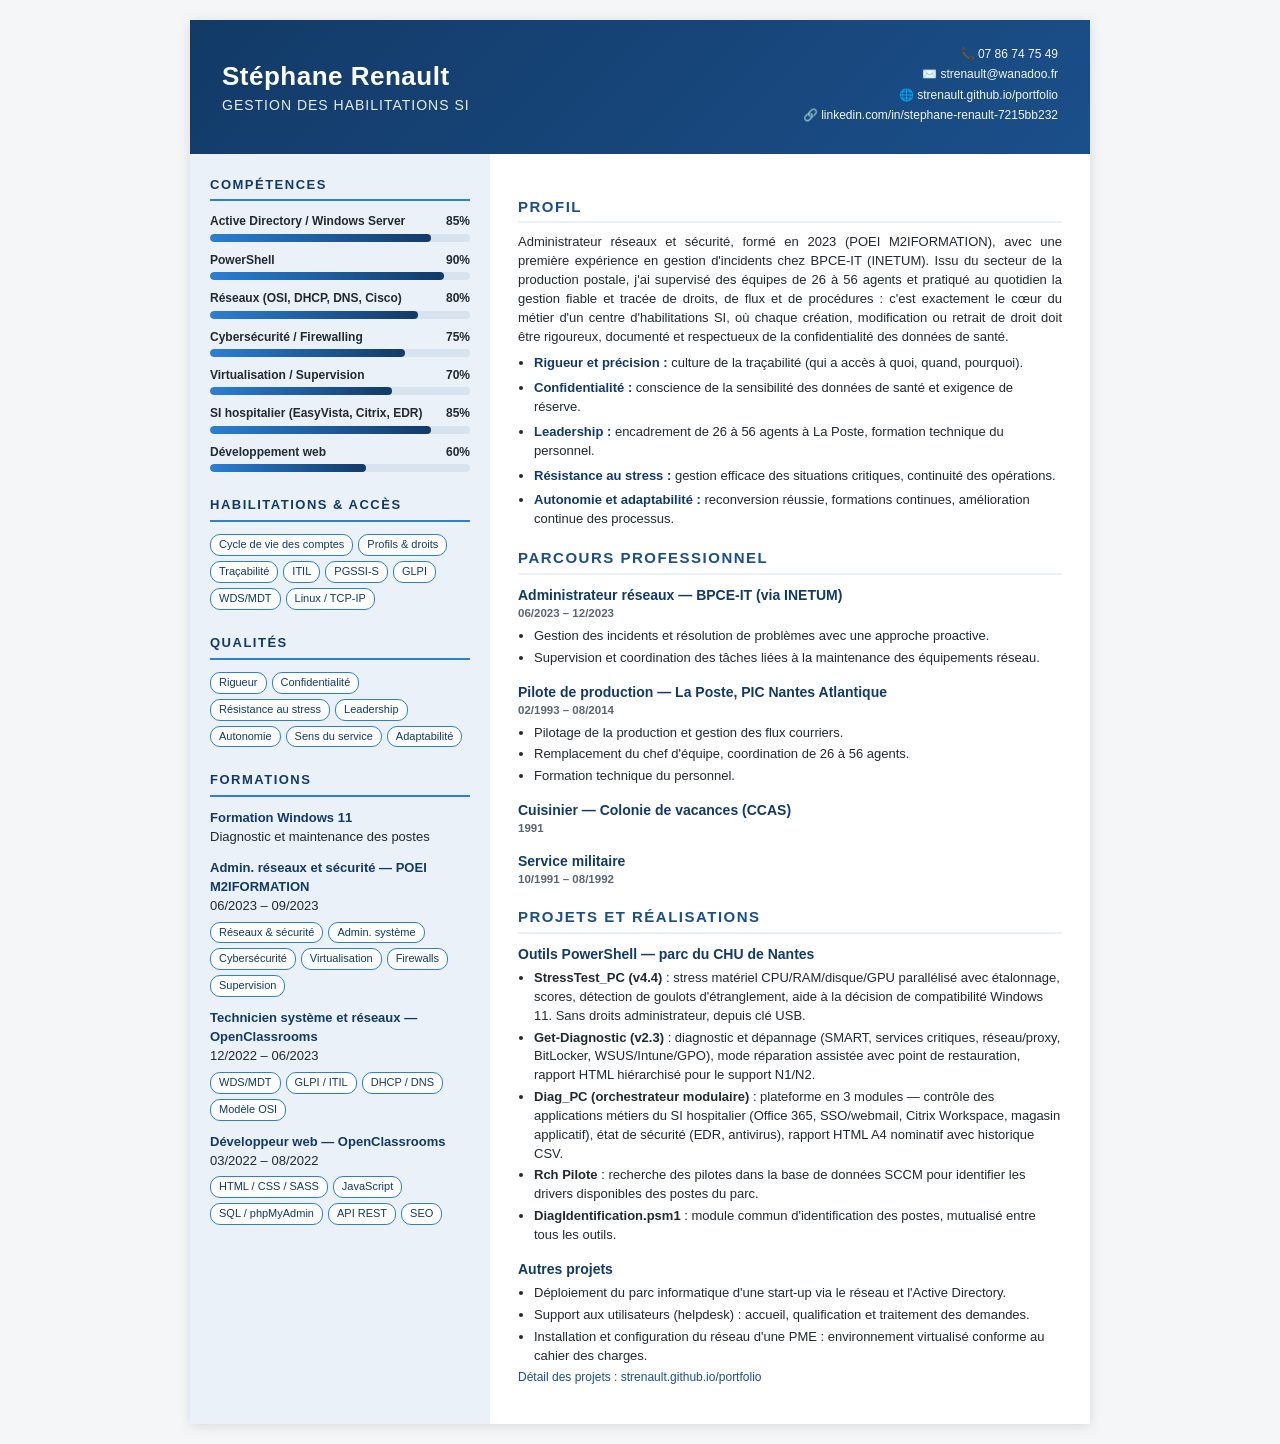
<file: cv.html>
<!doctype html>
<html lang="fr">
<head>
<meta charset="UTF-8" />
<meta name="viewport" content="width=device-width, initial-scale=1.0" />
<title>CV Stéphane Renault — Administrateur réseaux et sécurité</title>
<style>
  :root {
    --bleu: #1b4f8a;
    --bleu-fonce: #123a67;
    --bleu-clair: #eaf1f8;
    --accent: #2b7fd4;
    --texte: #22292f;
    --gris: #5b6672;
    --fond: #f4f6f8;
  }
  * { box-sizing: border-box; margin: 0; padding: 0; }
  body {
    font-family: "Segoe UI", Roboto, Arial, sans-serif;
    background: var(--fond);
    color: var(--texte);
    font-size: 13px;
    line-height: 1.45;
  }
  .page {
    max-width: 900px;
    margin: 20px auto;
    background: #fff;
    box-shadow: 0 2px 12px rgba(0,0,0,.12);
    display: grid;
    grid-template-columns: 300px 1fr;
  }
  /* ---------- entête ---------- */
  header {
    grid-column: 1 / -1;
    background: linear-gradient(135deg, var(--bleu-fonce), var(--bleu));
    color: #fff;
    padding: 26px 32px;
    display: flex;
    justify-content: space-between;
    align-items: center;
    flex-wrap: wrap;
    gap: 12px;
  }
  header h1 { font-size: 26px; letter-spacing: .5px; }
  header .titre { font-size: 14px; opacity: .9; font-weight: 300; letter-spacing: 1px; text-transform: uppercase; }
  .contact-top { text-align: right; font-size: 12px; opacity: .95; }
  .contact-top span { display: block; margin-bottom: 3px; }
  /* ---------- colonne gauche ---------- */
  aside {
    background: var(--bleu-clair);
    padding: 22px 20px;
  }
  aside h2 {
    color: var(--bleu-fonce);
    font-size: 13px;
    text-transform: uppercase;
    letter-spacing: 1.5px;
    border-bottom: 2px solid var(--accent);
    padding-bottom: 5px;
    margin-bottom: 12px;
  }
  .bloc { margin-bottom: 24px; }
  /* barres de compétences */
  .comp { margin-bottom: 10px; }
  .comp .label { display: flex; justify-content: space-between; font-size: 12px; font-weight: 600; margin-bottom: 3px; }
  .barre { height: 8px; background: #d7e3ef; border-radius: 4px; overflow: hidden; }
  .niveau { height: 100%; background: linear-gradient(90deg, var(--accent), var(--bleu-fonce)); border-radius: 4px; }
  .tags { display: flex; flex-wrap: wrap; gap: 5px; margin-top: 6px; }
  .tag { background: #fff; border: 1px solid var(--accent); color: var(--bleu-fonce); border-radius: 10px; padding: 2px 8px; font-size: 11px; }
  /* ---------- colonne droite ---------- */
  main { padding: 24px 28px; }
  main h2 {
    color: var(--bleu);
    font-size: 15px;
    text-transform: uppercase;
    letter-spacing: 1.5px;
    border-bottom: 2px solid var(--bleu-clair);
    padding-bottom: 4px;
    margin: 18px 0 10px;
  }
  .profil p { margin-bottom: 8px; text-align: justify; }
  .atouts li { margin: 0 0 6px 16px; }
  .atouts b { color: var(--bleu-fonce); }
  .poste { margin-bottom: 14px; }
  .poste h3 { font-size: 14px; color: var(--bleu-fonce); }
  .poste .dates { font-size: 11.5px; color: var(--gris); font-weight: 600; }
  .poste ul { margin: 5px 0 0 16px; }
  .poste li { margin-bottom: 3px; }
  .formation { margin-bottom: 12px; }
  .formation h3 { font-size: 13px; color: var(--bleu-fonce); }
  .portfolio { font-size: 12px; color: var(--bleu); }
  /* ---------- impression ---------- */
  @media print {
    body { background: #fff; font-size: 11.5px; }
    .page { margin: 0; box-shadow: none; max-width: none; width: 100%; }
    @page { size: A4; margin: 8mm; }
  }
</style>
</head>
<body>
<div class="page">

  <header>
    <div>
      <h1>Stéphane Renault</h1>
      <div class="titre">Gestion des habilitations SI</div>
    </div>
    <div class="contact-top">
      <span>📞 07 86 74 75 49</span>
      <span>✉️ strenault@wanadoo.fr</span>
      <span>🌐 strenault.github.io/portfolio</span>
      <span>🔗 linkedin.com/in/stephane-renault-7215bb232</span>
    </div>
  </header>

  <aside>
    <div class="bloc">
      <h2>Compétences</h2>

      <div class="comp">
        <div class="label"><span>Active Directory / Windows Server</span><span>85%</span></div>
        <div class="barre"><div class="niveau" style="width:85%"></div></div>
      </div>
      <div class="comp">
        <div class="label"><span>PowerShell</span><span>90%</span></div>
        <div class="barre"><div class="niveau" style="width:90%"></div></div>
      </div>
      <div class="comp">
        <div class="label"><span>Réseaux (OSI, DHCP, DNS, Cisco)</span><span>80%</span></div>
        <div class="barre"><div class="niveau" style="width:80%"></div></div>
      </div>
      <div class="comp">
        <div class="label"><span>Cybersécurité / Firewalling</span><span>75%</span></div>
        <div class="barre"><div class="niveau" style="width:75%"></div></div>
      </div>
      <div class="comp">
        <div class="label"><span>Virtualisation / Supervision</span><span>70%</span></div>
        <div class="barre"><div class="niveau" style="width:70%"></div></div>
      </div>
      <div class="comp">
        <div class="label"><span>SI hospitalier (EasyVista, Citrix, EDR)</span><span>85%</span></div>
        <div class="barre"><div class="niveau" style="width:85%"></div></div>
      </div>
      <div class="comp">
        <div class="label"><span>Développement web</span><span>60%</span></div>
        <div class="barre"><div class="niveau" style="width:60%"></div></div>
      </div>
    </div>

    <div class="bloc">
      <h2>Habilitations &amp; accès</h2>
      <div class="tags">
        <span class="tag">Cycle de vie des comptes</span>
        <span class="tag">Profils &amp; droits</span>
        <span class="tag">Traçabilité</span>
        <span class="tag">ITIL</span>
        <span class="tag">PGSSI-S</span>
        <span class="tag">GLPI</span>
        <span class="tag">WDS/MDT</span>
        <span class="tag">Linux / TCP-IP</span>
      </div>
    </div>

    <div class="bloc">
      <h2>Qualités</h2>
      <div class="tags">
        <span class="tag">Rigueur</span>
        <span class="tag">Confidentialité</span>
        <span class="tag">Résistance au stress</span>
        <span class="tag">Leadership</span>
        <span class="tag">Autonomie</span>
        <span class="tag">Sens du service</span>
        <span class="tag">Adaptabilité</span>
      </div>
    </div>

    <div class="bloc">
      <h2>Formations</h2>
      <div class="formation">
        <h3>Formation Windows 11</h3>
        <div class="dates">Diagnostic et maintenance des postes</div>
      </div>
      <div class="formation">
        <h3>Admin. réseaux et sécurité — POEI M2IFORMATION</h3>
        <div class="dates">06/2023 – 09/2023</div>
        <div class="tags">
          <span class="tag">Réseaux &amp; sécurité</span>
          <span class="tag">Admin. système</span>
          <span class="tag">Cybersécurité</span>
          <span class="tag">Virtualisation</span>
          <span class="tag">Firewalls</span>
          <span class="tag">Supervision</span>
        </div>
      </div>
      <div class="formation">
        <h3>Technicien système et réseaux — OpenClassrooms</h3>
        <div class="dates">12/2022 – 06/2023</div>
        <div class="tags">
          <span class="tag">WDS/MDT</span>
          <span class="tag">GLPI / ITIL</span>
          <span class="tag">DHCP / DNS</span>
          <span class="tag">Modèle OSI</span>
        </div>
      </div>
      <div class="formation">
        <h3>Développeur web — OpenClassrooms</h3>
        <div class="dates">03/2022 – 08/2022</div>
        <div class="tags">
          <span class="tag">HTML / CSS / SASS</span>
          <span class="tag">JavaScript</span>
          <span class="tag">SQL / phpMyAdmin</span>
          <span class="tag">API REST</span>
          <span class="tag">SEO</span>
        </div>
      </div>
    </div>
  </aside>

  <main>
    <h2>Profil</h2>
    <div class="profil">
      <p>Administrateur réseaux et sécurité, formé en 2023 (POEI M2IFORMATION), avec une première expérience en gestion d'incidents chez BPCE-IT (INETUM). Issu du secteur de la production postale, j'ai supervisé des équipes de 26 à 56 agents et pratiqué au quotidien la gestion fiable et tracée de droits, de flux et de procédures : c'est exactement le cœur du métier d'un centre d'habilitations SI, où chaque création, modification ou retrait de droit doit être rigoureux, documenté et respectueux de la confidentialité des données de santé.</p>
      <ul class="atouts">
        <li><b>Rigueur et précision :</b> culture de la traçabilité (qui a accès à quoi, quand, pourquoi).</li>
        <li><b>Confidentialité :</b> conscience de la sensibilité des données de santé et exigence de réserve.</li>
        <li><b>Leadership :</b> encadrement de 26 à 56 agents à La Poste, formation technique du personnel.</li>
        <li><b>Résistance au stress :</b> gestion efficace des situations critiques, continuité des opérations.</li>
        <li><b>Autonomie et adaptabilité :</b> reconversion réussie, formations continues, amélioration continue des processus.</li>
      </ul>
    </div>

    <h2>Parcours professionnel</h2>
    <div class="poste">
      <h3>Administrateur réseaux — BPCE-IT (via INETUM)</h3>
      <div class="dates">06/2023 – 12/2023</div>
      <ul>
        <li>Gestion des incidents et résolution de problèmes avec une approche proactive.</li>
        <li>Supervision et coordination des tâches liées à la maintenance des équipements réseau.</li>
      </ul>
    </div>
    <div class="poste">
      <h3>Pilote de production — La Poste, PIC Nantes Atlantique</h3>
      <div class="dates">02/1993 – 08/2014</div>
      <ul>
        <li>Pilotage de la production et gestion des flux courriers.</li>
        <li>Remplacement du chef d'équipe, coordination de 26 à 56 agents.</li>
        <li>Formation technique du personnel.</li>
      </ul>
    </div>
    <div class="poste">
      <h3>Cuisinier — Colonie de vacances (CCAS)</h3>
      <div class="dates">1991</div>
    </div>
    <div class="poste">
      <h3>Service militaire</h3>
      <div class="dates">10/1991 – 08/1992</div>
    </div>

    <h2>Projets et réalisations</h2>
    <div class="poste">
      <h3>Outils PowerShell — parc du CHU de Nantes</h3>
      <ul>
        <li><b>StressTest_PC (v4.4)</b> : stress matériel CPU/RAM/disque/GPU parallélisé avec étalonnage, scores, détection de goulots d'étranglement, aide à la décision de compatibilité Windows 11. Sans droits administrateur, depuis clé USB.</li>
        <li><b>Get-Diagnostic (v2.3)</b> : diagnostic et dépannage (SMART, services critiques, réseau/proxy, BitLocker, WSUS/Intune/GPO), mode réparation assistée avec point de restauration, rapport HTML hiérarchisé pour le support N1/N2.</li>
        <li><b>Diag_PC (orchestrateur modulaire)</b> : plateforme en 3 modules — contrôle des applications métiers du SI hospitalier (Office 365, SSO/webmail, Citrix Workspace, magasin applicatif), état de sécurité (EDR, antivirus), rapport HTML A4 nominatif avec historique CSV.</li>
        <li><b>Rch Pilote</b> : recherche des pilotes dans la base de données SCCM pour identifier les drivers disponibles des postes du parc.</li>
        <li><b>DiagIdentification.psm1</b> : module commun d'identification des postes, mutualisé entre tous les outils.</li>
      </ul>
    </div>
    <div class="poste">
      <h3>Autres projets</h3>
      <ul>
        <li>Déploiement du parc informatique d'une start-up via le réseau et l'Active Directory.</li>
        <li>Support aux utilisateurs (helpdesk) : accueil, qualification et traitement des demandes.</li>
        <li>Installation et configuration du réseau d'une PME : environnement virtualisé conforme au cahier des charges.</li>
      </ul>
      <p class="portfolio">Détail des projets : strenault.github.io/portfolio</p>
    </div>
  </main>

</div>
</body>
</html>
</file>
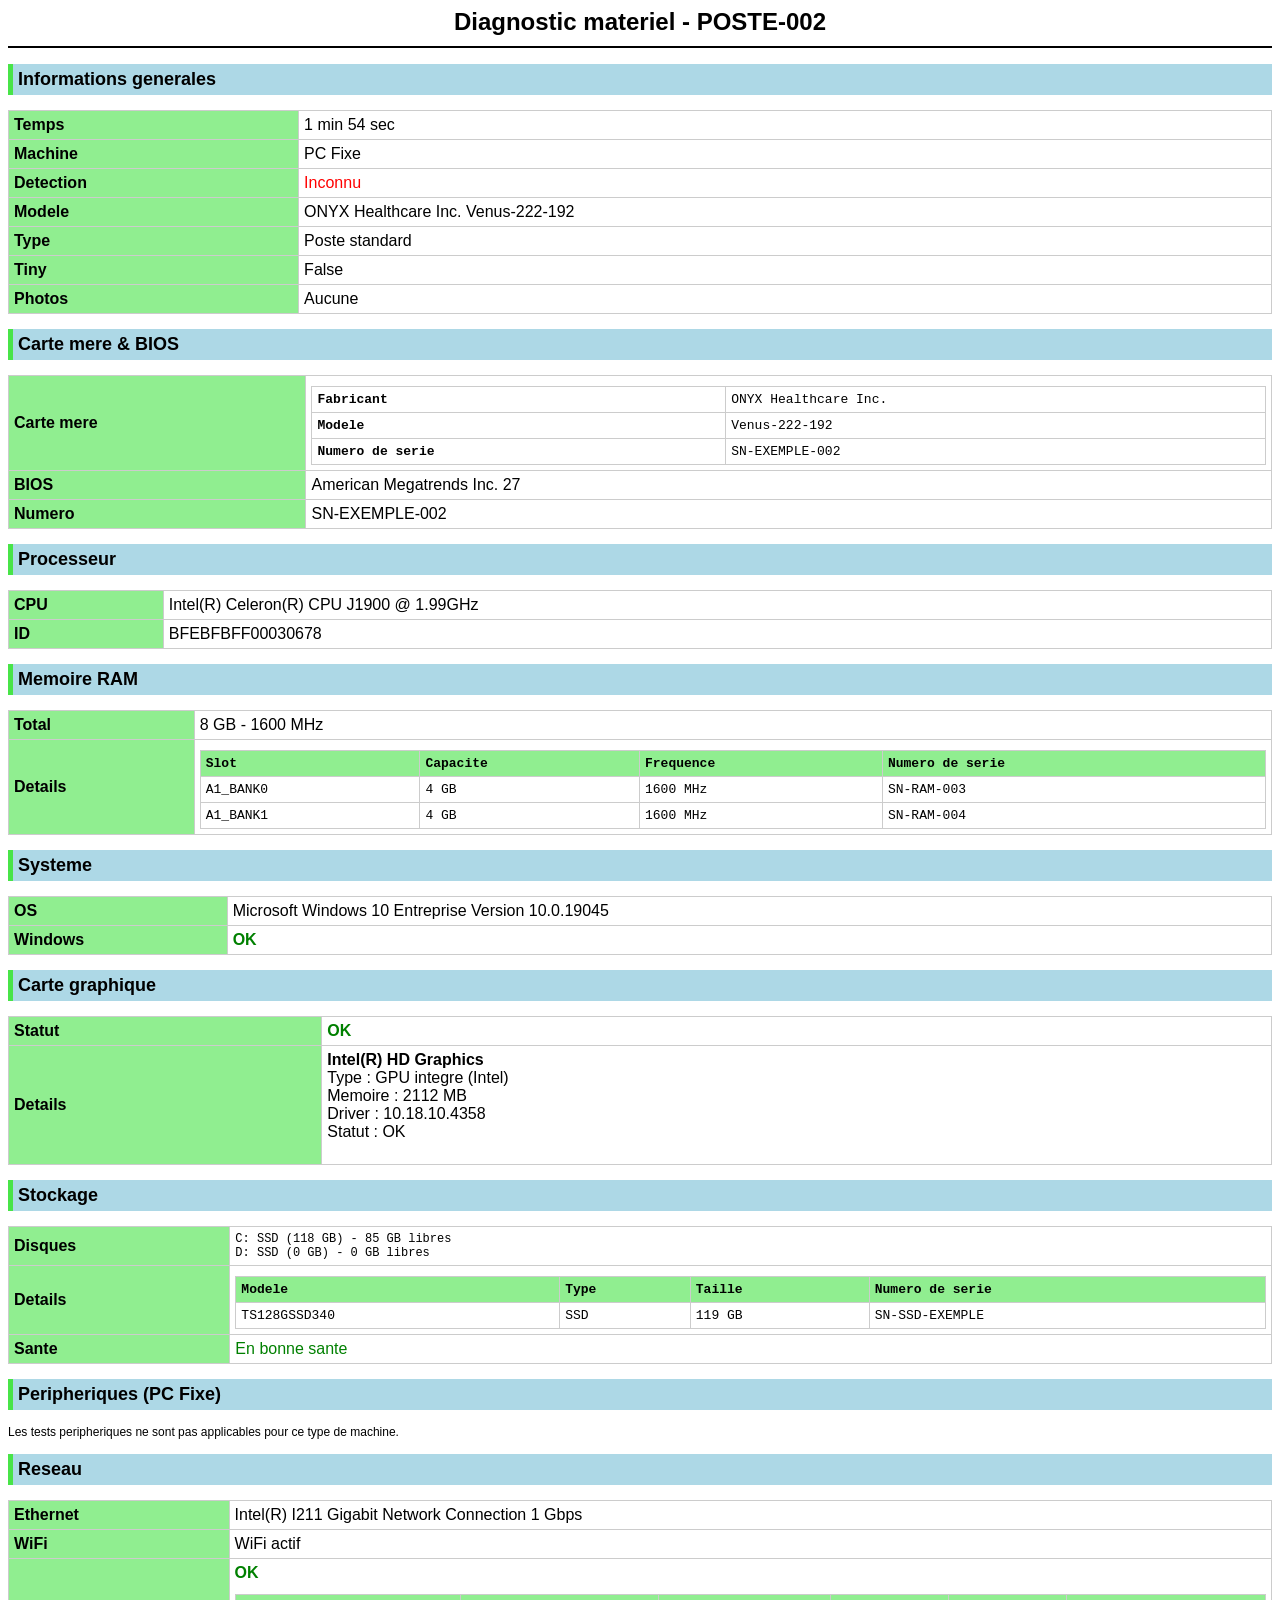
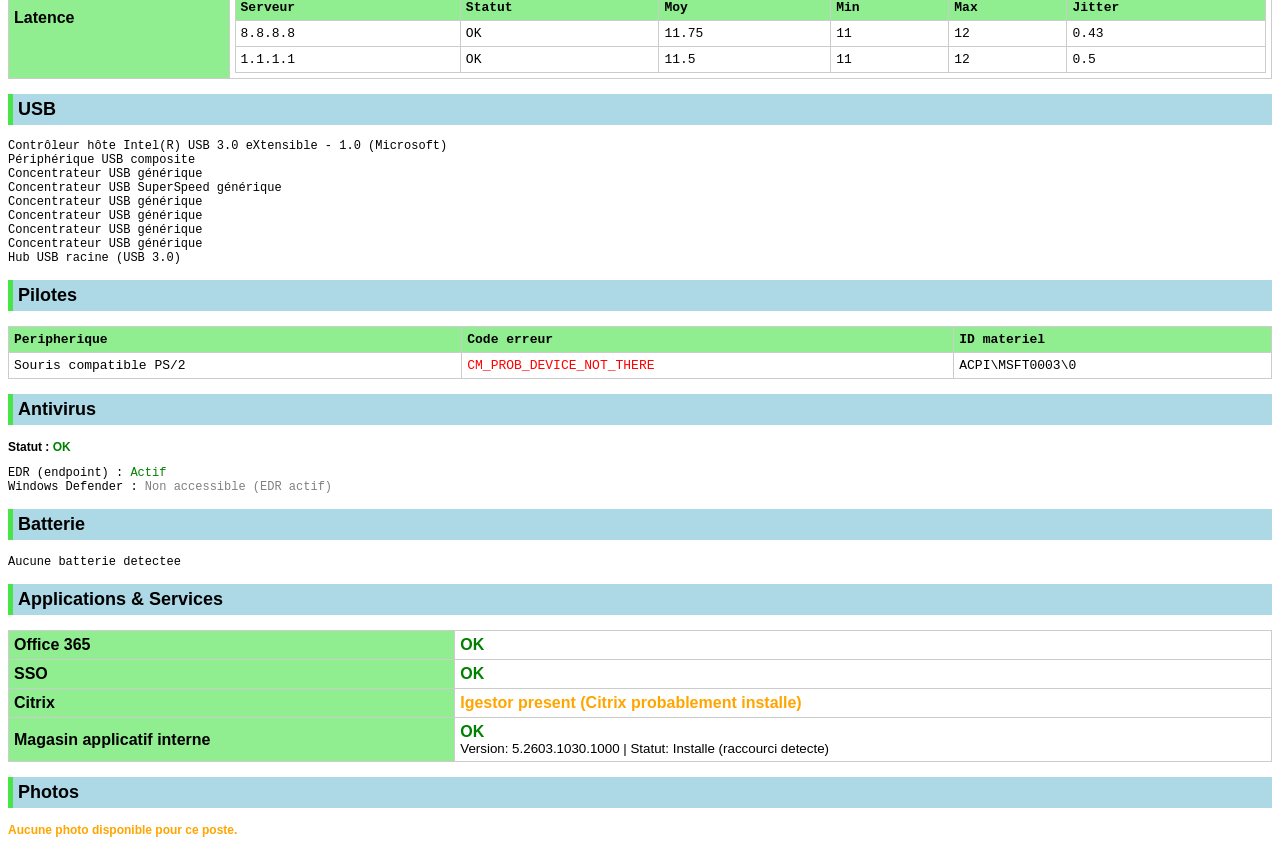
<file: captures/diagpc_rapport.html>
<html>
<head>
<meta charset='UTF-8'>
<title>Diagnostic PC - Hors production (exemple anonymise)</title>

<style>

@page {
    size: A4;
    margin: 20mm;
}

body{
    font-family:Arial;
    font-size:12px;
    color:#000;
}

h1{
    text-align:center;
    border-bottom:2px solid #000;
    padding-bottom:10px;
}

h2{
    background:#add8e6;
    padding:5px;
    border-left:5px solid #48e448;
}

.section{
    margin-bottom:15px;
}

table{
    width:100%;
    border-collapse:collapse;
    margin-top:5px;
}

th, td{
    border:1px solid #ccc;
    padding:5px;
    text-align:left;
}

th{
    background:#90ee90;
    color:black;
    border:1px solid #ccc;
    padding:5px;
    text-align:left;
}

.status-ok{color:green;font-weight:bold;}
.status-ko{color:red;font-weight:bold;}
.status-warn{color:orange;font-weight:bold;}

pre{
    white-space:pre-wrap;
    font-size:12px;
}

</style>

</head>

<body>

<h1>Diagnostic materiel - POSTE-002</h1>

<div class="section">
<h2>Informations generales</h2>
<table>
<tr><th>Temps</th><td>1 min 54 sec</td></tr>
<tr><th>Machine</th><td>PC Fixe</td></tr>
<tr><th>Detection</th><td>
<span style='color:red'>Inconnu</span>
</td></tr>
<tr><th>Modele</th><td>ONYX Healthcare Inc. Venus-222-192</td></tr>
<tr><th>Type</th><td>Poste standard</td></tr>
<tr><th>Tiny</th><td>False</td></tr>
<tr><th>Photos</th><td>Aucune</td></tr>
</table>
</div>

<div class="section">
<h2>Carte mere & BIOS</h2>
<table>
<tr><th>Carte mere</th><td><pre><table>
<tr><td><b>Fabricant</b></td><td>ONYX Healthcare Inc.</td></tr>
<tr><td><b>Modele</b></td><td>Venus-222-192</td></tr>
<tr><td><b>Numero de serie</b></td><td>SN-EXEMPLE-002</td></tr>
</table></pre></td></tr>
<tr><th>BIOS</th><td>American Megatrends Inc. 27</td></tr>
<tr><th>Numero</th><td>SN-EXEMPLE-002</td></tr>
</table>
</div>

<div class="section">
<h2>Processeur</h2>
<table>
<tr><th>CPU</th><td>Intel(R) Celeron(R) CPU  J1900  @ 1.99GHz</td></tr>
<tr><th>ID</th><td>BFEBFBFF00030678</td></tr>
</table>
</div>

<div class="section">
<h2>Memoire RAM</h2>
<table>
<tr><th>Total</th><td>8 GB - 1600 MHz</td></tr>
<tr><th>Details</th><td><pre><table><tr><th>Slot</th><th>Capacite</th><th>Frequence</th><th>Numero de serie</th></tr><tr>
    <td>A1_BANK0</td>
    <td>4 GB</td>
    <td>1600 MHz</td>
    <td>SN-RAM-003  </td>
    </tr><tr>
    <td>A1_BANK1</td>
    <td>4 GB</td>
    <td>1600 MHz</td>
    <td>SN-RAM-004  </td>
    </tr></table></pre></td></tr>
</table>
</div>

<div class="section">
<h2>Systeme</h2>
<table>
<tr><th>OS</th><td>Microsoft Windows 10 Entreprise Version 10.0.19045</td></tr>
<tr><th>Windows</th><td><span style='color:green;font-weight:bold'>OK</span></td></tr>
</table>
</div>

<div class="section">
<h2>Carte graphique</h2>
<table>
<tr><th>Statut</th><td><span style='color:green;font-weight:bold'>OK</span></td></tr>
<tr><th>Details</th><td><b>Intel(R) HD Graphics</b><br>
Type : GPU integre (Intel)<br>
Memoire : 2112 MB<br>
Driver : 10.18.10.4358<br>
Statut : OK<br><br></td></tr>
</table>
</div>

<div class="section">
<h2>Stockage</h2>
<table>
<tr><th>Disques</th><td><pre>C: SSD (118 GB) - 85 GB libres<br>D: SSD (0 GB) - 0 GB libres<br></pre></td></tr>
<tr><th>Details</th><td><pre><table><tr><th>Modele</th><th>Type</th><th>Taille</th><th>Numero de serie</th></tr><tr>
    <td>TS128GSSD340</td>
    <td>SSD</td>
    <td>119 GB</td>
    <td>SN-SSD-EXEMPLE</td>
    </tr></table></pre></td></tr>
<tr><th>Sante</th><td><span style='color:green'>En bonne sante</span></td></tr>
</table>
</div><div class="section">
<h2>Peripheriques (PC Fixe)</h2>
<p>Les tests peripheriques ne sont pas applicables pour ce type de machine.</p>
</div>
<div class="section">
<h2>Reseau</h2>
<table>
<tr><th>Ethernet</th><td>Intel(R) I211 Gigabit Network Connection 1 Gbps</td></tr>
<tr><th>WiFi</th><td>WiFi actif</td></tr>
<tr><th>Latence</th><td><span style='color:green;font-weight:bold'>OK</span><br><pre><table><tr><th>Serveur</th><th>Statut</th><th>Moy</th><th>Min</th><th>Max</th><th>Jitter</th></tr><tr>
            <td>8.8.8.8</td>
            <td class='ok'>OK</td>
            <td>11.75</td>
            <td>11</td>
            <td>12</td>
            <td>0.43</td>
        </tr><tr>
            <td>1.1.1.1</td>
            <td class='ok'>OK</td>
            <td>11.5</td>
            <td>11</td>
            <td>12</td>
            <td>0.5</td>
        </tr></table></pre></td></tr>
</table>
</div>

<div class="section">
<h2>USB</h2>
<pre>Contrôleur hôte Intel(R) USB 3.0 eXtensible - 1.0 (Microsoft)<br>Périphérique USB composite<br>Concentrateur USB générique<br>Concentrateur USB SuperSpeed générique<br>Concentrateur USB générique<br>Concentrateur USB générique<br>Concentrateur USB générique<br>Concentrateur USB générique<br>Hub USB racine (USB 3.0)<br></pre>
</div>

<div class="section">
<h2>Pilotes</h2>
<pre><table><tr><th>Peripherique</th><th>Code erreur</th><th>ID materiel</th></tr><tr><td>Souris compatible PS/2</td><td style='color:red'>CM_PROB_DEVICE_NOT_THERE</td><td>ACPI\MSFT0003\0</td></tr></table></pre>
</div>

<div class="section">
<h2>Antivirus</h2>
<b>Statut :</b> <span style='color:green;font-weight:bold'>OK</span><br>
<pre>EDR (endpoint) : <span style='color:green'>Actif</span><br>Windows Defender : <span style='color:gray'>Non accessible (EDR actif)</span><br></pre>
</div>

<div class="section">
<h2>Batterie</h2>
<pre>Aucune batterie detectee</pre>
</div>

<div class="section">
    <h2>Applications & Services</h2>
    <table>
        <tr>
            <th>Office 365</th>
            <td><span style='color:green;font-weight:bold'>OK</span></td>
        </tr>
        <tr>
            <th>SSO</th>
            <td><span style='color:green;font-weight:bold'>OK</span></td>
        </tr>
        <tr>
            <th>Citrix</th>
            <td><span style='color:orange;font-weight:bold'>Igestor present (Citrix probablement installe)</span></td>
        </tr>
        <tr>
            <th>Magasin applicatif interne</th>
            <td>
                <span style='color:green;font-weight:bold'>OK</span>
                <br>
                <small>Version: 5.2603.1030.1000 | Statut: Installe (raccourci detecte)</small>
            </td>
        </tr>
    </table>
</div>

<div class="section">
<h2>Photos</h2>
<p style='color:orange;font-weight:bold'>
Aucune photo disponible pour ce poste.
</p>
</div>

</body>
</html>
</file>
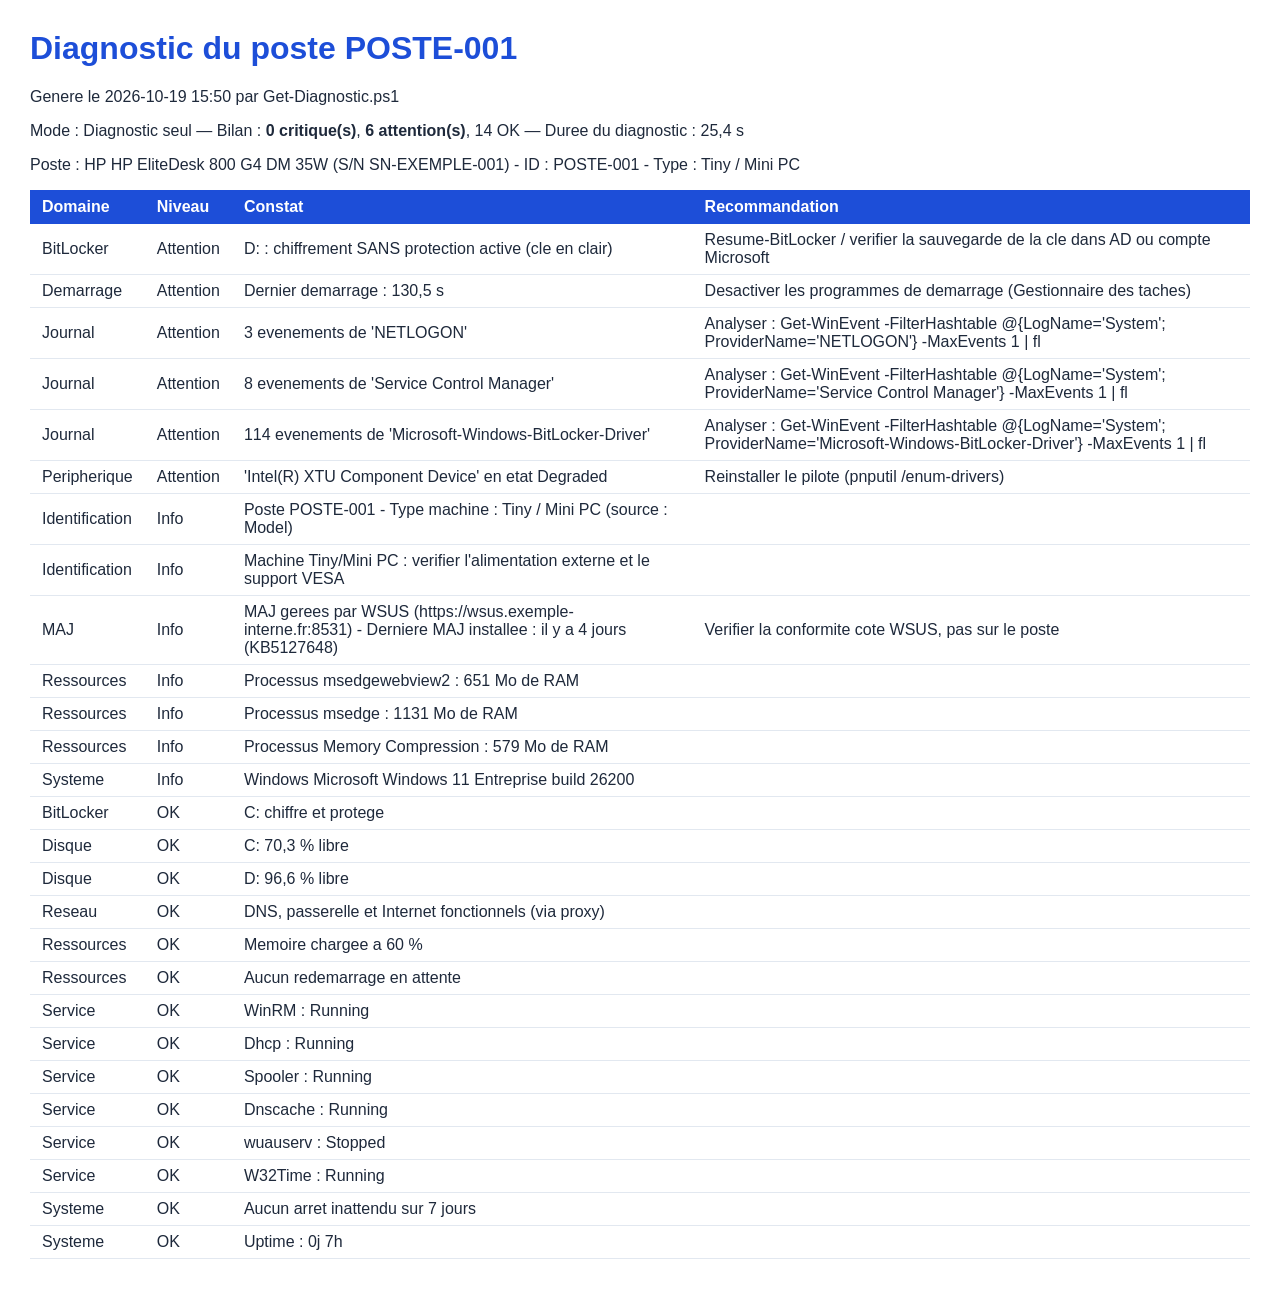
<file: captures/getdiagnostic_rapport.html>
<!DOCTYPE html PUBLIC "-//W3C//DTD XHTML 1.0 Strict//EN"  "http://www.w3.org/TR/xhtml1/DTD/xhtml1-strict.dtd">
<html xmlns="http://www.w3.org/1999/xhtml">
<head>
<style>
body { font-family: "Segoe UI", Arial, sans-serif; margin: 30px; color: #1e293b; }
h1 { color: #1d4ed8; }
table { border-collapse: collapse; width: 100%; margin-top: 15px; }
th { background: #1d4ed8; color: white; padding: 8px 12px; text-align: left; }
td { padding: 7px 12px; border-bottom: 1px solid #e2e8f0; }
tr.crit td { background: #fee2e2; color: #991b1b; }
tr.att td { background: #fef9c3; color: #854d0e; }
tr.ok td { color: #166534; }
tr.info td { color: #475569; background: #f1f5f9; }
</style>
</head><body>
<h1>Diagnostic du poste POSTE-001</h1><p>Genere le 2026-10-19 15:50 par Get-Diagnostic.ps1</p><p>Mode : Diagnostic seul &mdash; Bilan : <b>0 critique(s)</b>, <b>6 attention(s)</b>, 14 OK &mdash; Duree du diagnostic : 25,4 s</p><p>Poste : HP HP EliteDesk 800 G4 DM 35W (S/N SN-EXEMPLE-001) - ID : POSTE-001 - Type : Tiny / Mini PC</p>
<table>
<colgroup><col/><col/><col/><col/></colgroup>
<tr><th>Domaine</th><th>Niveau</th><th>Constat</th><th>Recommandation</th></tr>
<tr><td>BitLocker</td><td>Attention</td><td>D: : chiffrement SANS protection active (cle en clair)</td><td>Resume-BitLocker / verifier la sauvegarde de la cle dans AD ou compte Microsoft</td></tr>
<tr><td>Demarrage</td><td>Attention</td><td>Dernier demarrage : 130,5 s</td><td>Desactiver les programmes de demarrage (Gestionnaire des taches)</td></tr>
<tr><td>Journal</td><td>Attention</td><td>3 evenements de &#39;NETLOGON&#39;</td><td>Analyser : Get-WinEvent -FilterHashtable @{LogName=&#39;System&#39;; ProviderName=&#39;NETLOGON&#39;} -MaxEvents 1 | fl</td></tr>
<tr><td>Journal</td><td>Attention</td><td>8 evenements de &#39;Service Control Manager&#39;</td><td>Analyser : Get-WinEvent -FilterHashtable @{LogName=&#39;System&#39;; ProviderName=&#39;Service Control Manager&#39;} -MaxEvents 1 | fl</td></tr>
<tr><td>Journal</td><td>Attention</td><td>114 evenements de &#39;Microsoft-Windows-BitLocker-Driver&#39;</td><td>Analyser : Get-WinEvent -FilterHashtable @{LogName=&#39;System&#39;; ProviderName=&#39;Microsoft-Windows-BitLocker-Driver&#39;} -MaxEvents 1 | fl</td></tr>
<tr><td>Peripherique</td><td>Attention</td><td>&#39;Intel(R) XTU Component Device&#39; en etat Degraded</td><td>Reinstaller le pilote (pnputil /enum-drivers)</td></tr>
<tr><td>Identification</td><td>Info</td><td>Poste POSTE-001 - Type machine : Tiny / Mini PC (source : Model)</td><td></td></tr>
<tr><td>Identification</td><td>Info</td><td>Machine Tiny/Mini PC : verifier l&#39;alimentation externe et le support VESA</td><td></td></tr>
<tr><td>MAJ</td><td>Info</td><td>MAJ gerees par WSUS (https://wsus.exemple-interne.fr:8531) - Derniere MAJ installee : il y a 4 jours (KB5127648)</td><td>Verifier la conformite cote WSUS, pas sur le poste</td></tr>
<tr><td>Ressources</td><td>Info</td><td>Processus msedgewebview2 : 651 Mo de RAM</td><td></td></tr>
<tr><td>Ressources</td><td>Info</td><td>Processus msedge : 1131 Mo de RAM</td><td></td></tr>
<tr><td>Ressources</td><td>Info</td><td>Processus Memory Compression : 579 Mo de RAM</td><td></td></tr>
<tr><td>Systeme</td><td>Info</td><td>Windows Microsoft Windows 11 Entreprise build 26200</td><td></td></tr>
<tr><td>BitLocker</td><td>OK</td><td>C: chiffre et protege</td><td></td></tr>
<tr><td>Disque</td><td>OK</td><td>C: 70,3 % libre</td><td></td></tr>
<tr><td>Disque</td><td>OK</td><td>D: 96,6 % libre</td><td></td></tr>
<tr><td>Reseau</td><td>OK</td><td>DNS, passerelle et Internet fonctionnels (via proxy)</td><td></td></tr>
<tr><td>Ressources</td><td>OK</td><td>Memoire chargee a 60 %</td><td></td></tr>
<tr><td>Ressources</td><td>OK</td><td>Aucun redemarrage en attente</td><td></td></tr>
<tr><td>Service</td><td>OK</td><td>WinRM : Running</td><td></td></tr>
<tr><td>Service</td><td>OK</td><td>Dhcp : Running</td><td></td></tr>
<tr><td>Service</td><td>OK</td><td>Spooler : Running</td><td></td></tr>
<tr><td>Service</td><td>OK</td><td>Dnscache : Running</td><td></td></tr>
<tr><td>Service</td><td>OK</td><td>wuauserv : Stopped</td><td></td></tr>
<tr><td>Service</td><td>OK</td><td>W32Time : Running</td><td></td></tr>
<tr><td>Systeme</td><td>OK</td><td>Aucun arret inattendu sur 7 jours</td><td></td></tr>
<tr><td>Systeme</td><td>OK</td><td>Uptime : 0j 7h</td><td></td></tr>
</table>
</body></html>
</file>
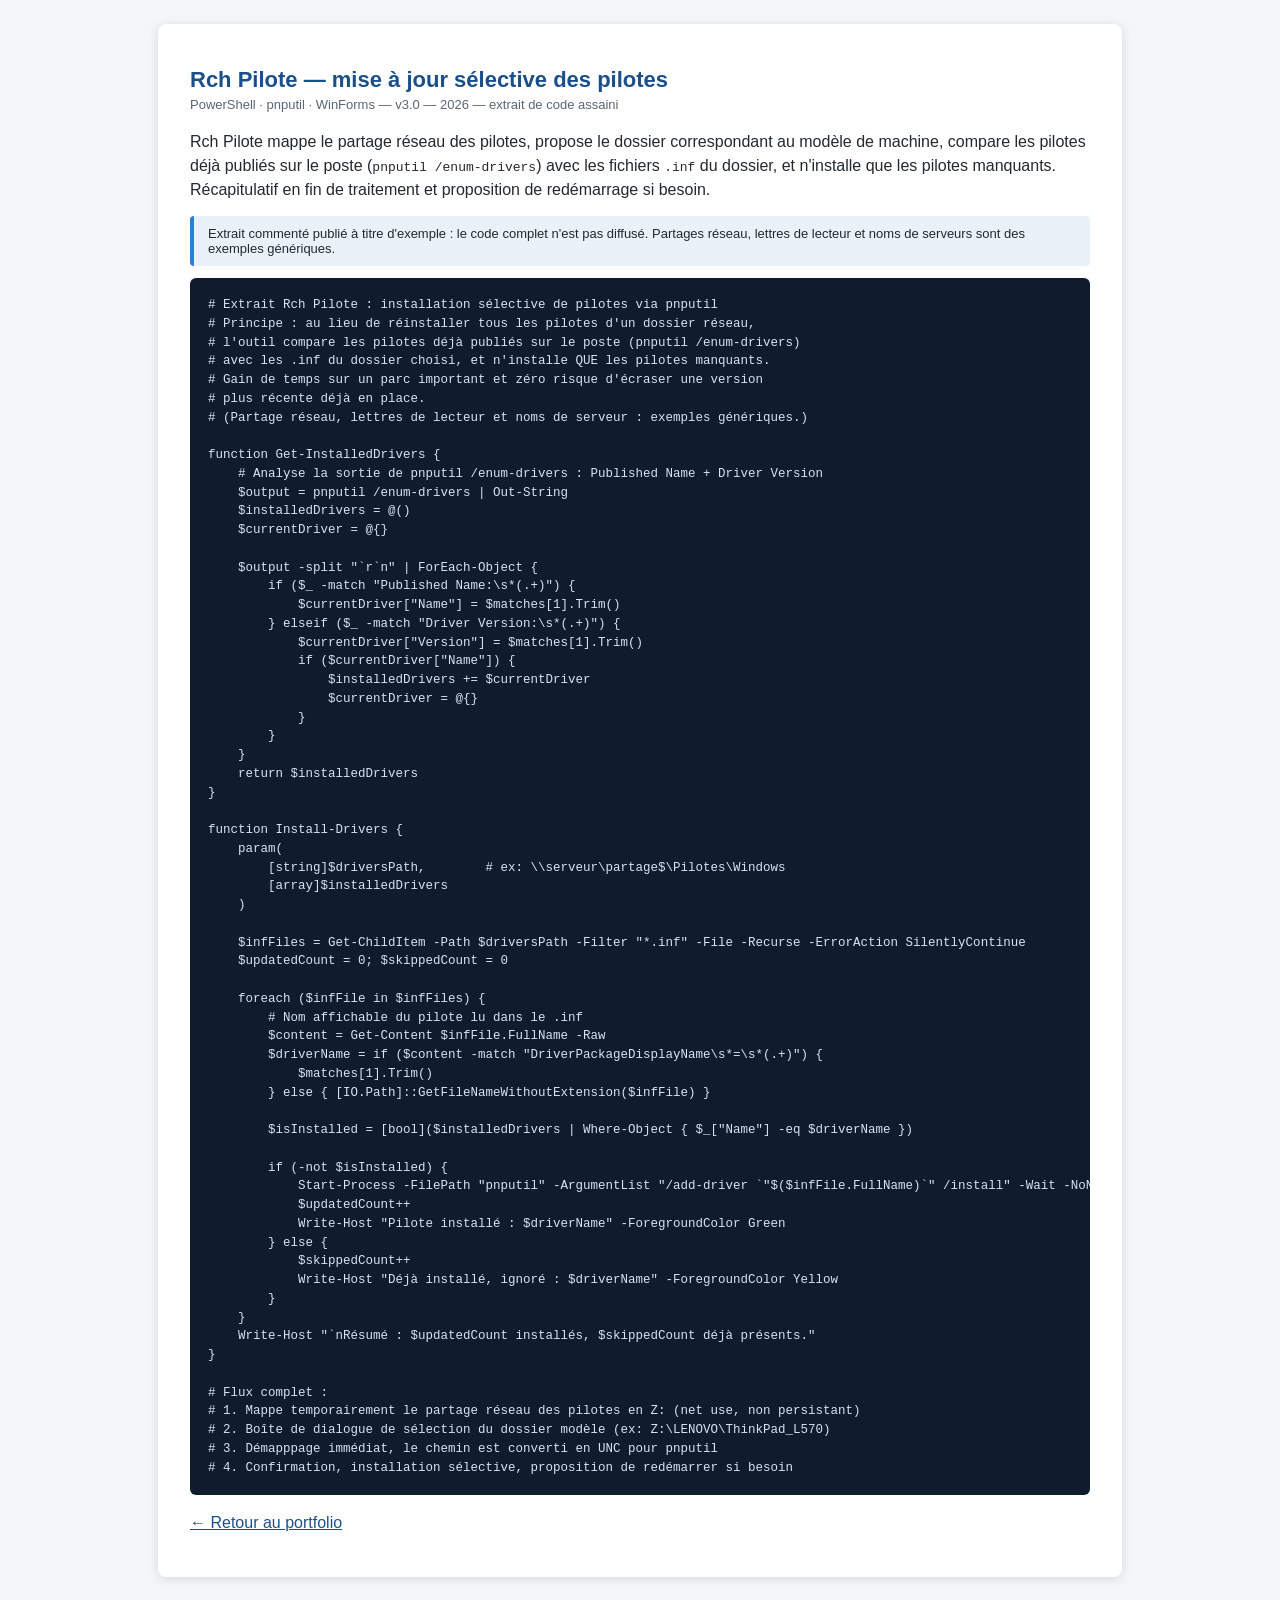
<file: captures/rchpilote_extrait.html>
<!DOCTYPE html>
<html lang="fr">
<head>
<meta charset="UTF-8" />
<meta name="viewport" content="width=device-width, initial-scale=1.0" />
<title>Rch Pilote — mise à jour sélective des pilotes</title>
<style>
  :root { font-family: "Segoe UI", Roboto, Arial, sans-serif; color: #22292f; background: #f4f6f8; }
  body { margin: 0; }
  .wrap { max-width: 900px; margin: 24px auto; background: #fff; border-radius: 8px; box-shadow: 0 2px 12px rgba(0,0,0,.12); padding: 28px 32px; }
  h1 { color: #1b4f8a; font-size: 22px; margin-bottom: 4px; }
  .meta { color: #5b6672; font-size: 13px; margin-bottom: 18px; }
  p { line-height: 1.5; margin-bottom: 14px; }
  pre { background: #0f1c2e; color: #d7e3ef; padding: 18px; border-radius: 6px; overflow-x: auto; font-size: 12.5px; line-height: 1.5; font-family: Consolas, "Courier New", monospace; }
  .note { background: #eaf1f8; border-left: 4px solid #2b7fd4; padding: 10px 14px; font-size: 13px; border-radius: 4px; }
  a { color: #1b4f8a; }
</style>
</head>
<body>
<div class="wrap">
  <h1>Rch Pilote — mise à jour sélective des pilotes</h1>
  <div class="meta">PowerShell · pnputil · WinForms — v3.0 — 2026 — extrait de code assaini</div>
  <p>Rch Pilote mappe le partage réseau des pilotes, propose le dossier correspondant au modèle de machine,
  compare les pilotes déjà publiés sur le poste (<code>pnputil /enum-drivers</code>) avec les fichiers <code>.inf</code>
  du dossier, et n'installe que les pilotes manquants. Récapitulatif en fin de traitement et proposition de redémarrage si besoin.</p>
  <div class="note">Extrait commenté publié à titre d'exemple : le code complet n'est pas diffusé. Partages réseau, lettres de lecteur et noms de serveurs sont des exemples génériques.</div>
  <pre># Extrait Rch Pilote : installation sélective de pilotes via pnputil
# Principe : au lieu de réinstaller tous les pilotes d'un dossier réseau,
# l'outil compare les pilotes déjà publiés sur le poste (pnputil /enum-drivers)
# avec les .inf du dossier choisi, et n'installe QUE les pilotes manquants.
# Gain de temps sur un parc important et zéro risque d'écraser une version
# plus récente déjà en place.
# (Partage réseau, lettres de lecteur et noms de serveur : exemples génériques.)

function Get-InstalledDrivers {
    # Analyse la sortie de pnputil /enum-drivers : Published Name + Driver Version
    $output = pnputil /enum-drivers | Out-String
    $installedDrivers = @()
    $currentDriver = @{}

    $output -split "`r`n" | ForEach-Object {
        if ($_ -match "Published Name:\s*(.+)") {
            $currentDriver["Name"] = $matches[1].Trim()
        } elseif ($_ -match "Driver Version:\s*(.+)") {
            $currentDriver["Version"] = $matches[1].Trim()
            if ($currentDriver["Name"]) {
                $installedDrivers += $currentDriver
                $currentDriver = @{}
            }
        }
    }
    return $installedDrivers
}

function Install-Drivers {
    param(
        [string]$driversPath,        # ex: \\serveur\partage$\Pilotes\Windows
        [array]$installedDrivers
    )

    $infFiles = Get-ChildItem -Path $driversPath -Filter "*.inf" -File -Recurse -ErrorAction SilentlyContinue
    $updatedCount = 0; $skippedCount = 0

    foreach ($infFile in $infFiles) {
        # Nom affichable du pilote lu dans le .inf
        $content = Get-Content $infFile.FullName -Raw
        $driverName = if ($content -match "DriverPackageDisplayName\s*=\s*(.+)") {
            $matches[1].Trim()
        } else { [IO.Path]::GetFileNameWithoutExtension($infFile) }

        $isInstalled = [bool]($installedDrivers | Where-Object { $_["Name"] -eq $driverName })

        if (-not $isInstalled) {
            Start-Process -FilePath "pnputil" -ArgumentList "/add-driver `"$($infFile.FullName)`" /install" -Wait -NoNewWindow
            $updatedCount++
            Write-Host "Pilote installé : $driverName" -ForegroundColor Green
        } else {
            $skippedCount++
            Write-Host "Déjà installé, ignoré : $driverName" -ForegroundColor Yellow
        }
    }
    Write-Host "`nRésumé : $updatedCount installés, $skippedCount déjà présents."
}

# Flux complet :
# 1. Mappe temporairement le partage réseau des pilotes en Z: (net use, non persistant)
# 2. Boîte de dialogue de sélection du dossier modèle (ex: Z:\LENOVO\ThinkPad_L570)
# 3. Démapppage immédiat, le chemin est converti en UNC pour pnputil
# 4. Confirmation, installation sélective, proposition de redémarrer si besoin</pre>
  <p><a href="../index.html#outils-parc">← Retour au portfolio</a></p>
</div>
</body>
</html>
</file>
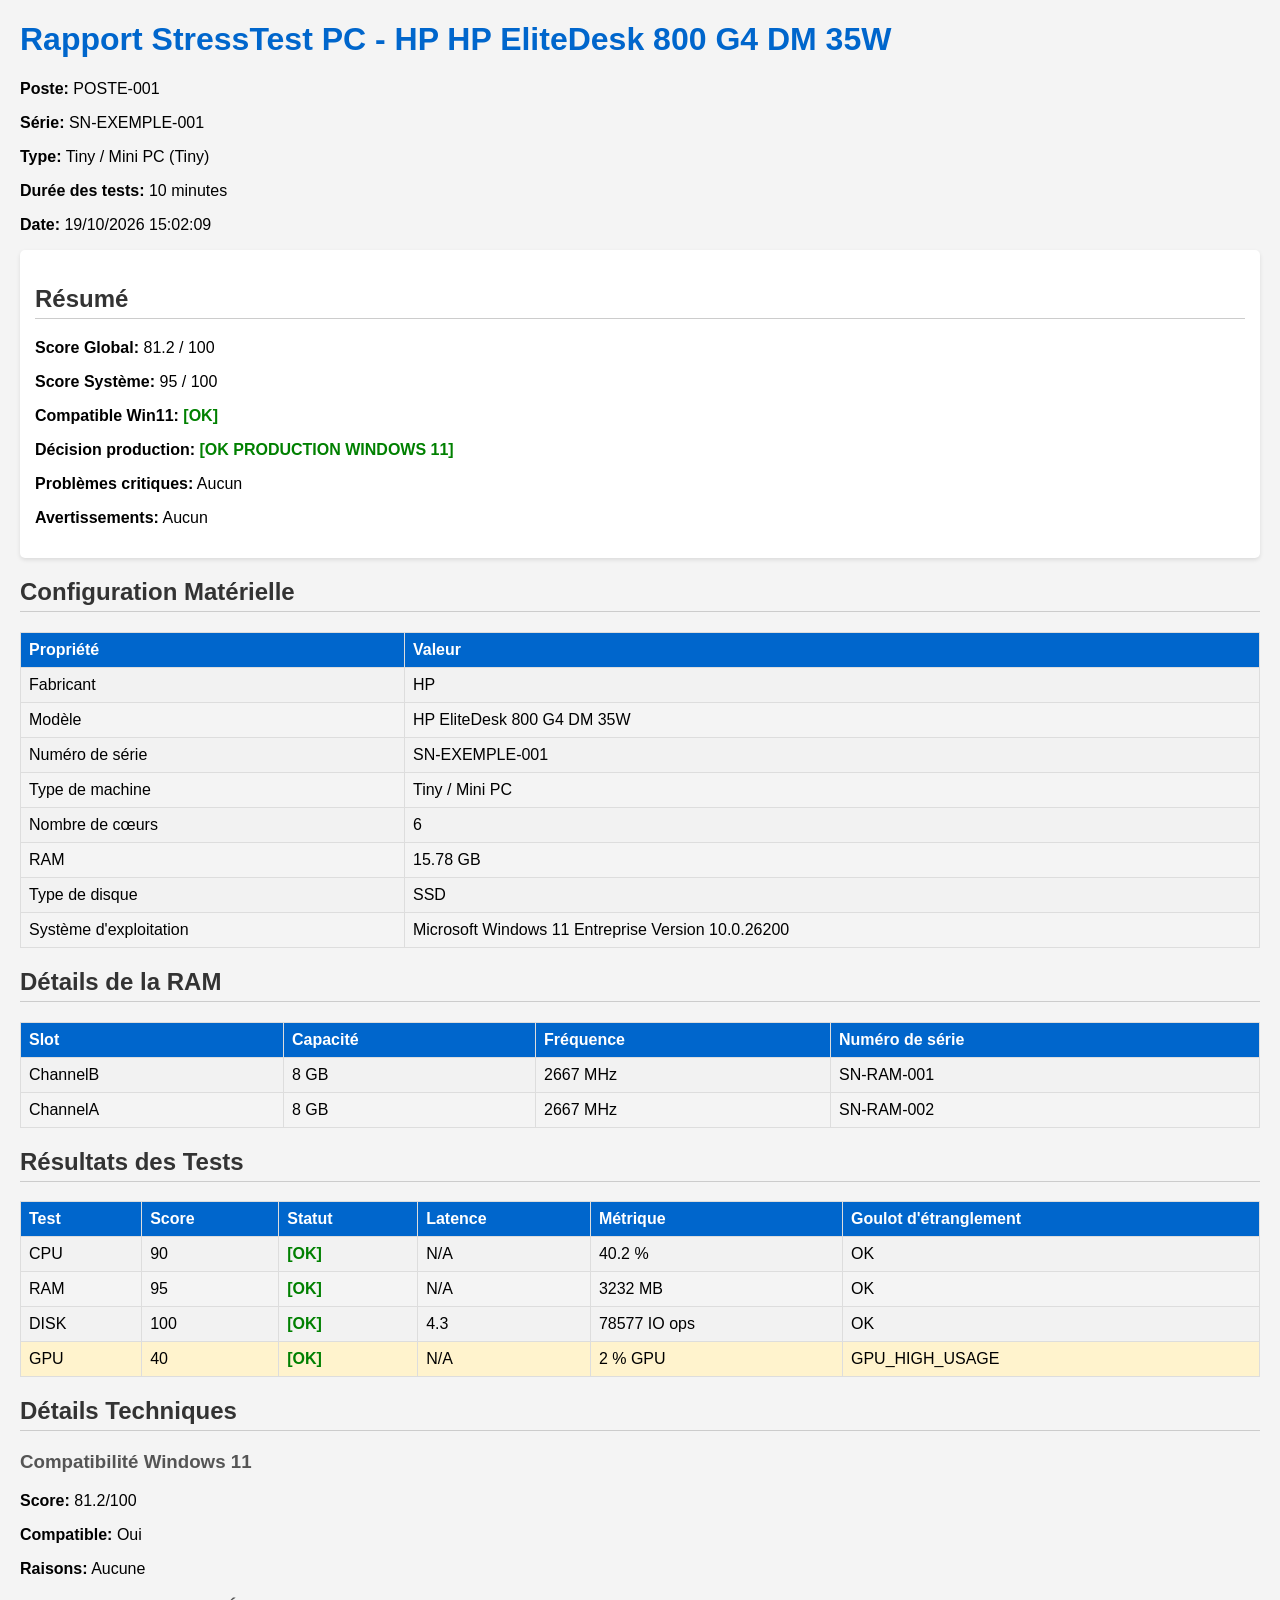
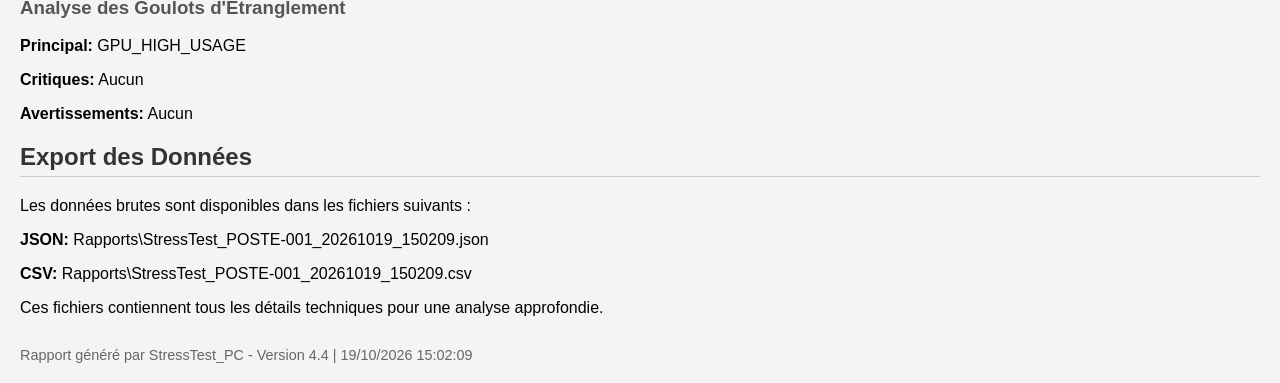
<file: captures/stresstest_rapport.html>
<!DOCTYPE html>
<html>
<head>
    <meta charset="UTF-8">
    <title>Rapport StressTest - HP HP EliteDesk 800 G4 DM 35W</title>
    <style>
        body { font-family: Arial, sans-serif; margin: 20px; background-color: #f4f4f4; }
        h1 { color: #0066cc; }
        h2 { color: #333; border-bottom: 1px solid #ccc; padding-bottom: 5px; }
        h3 { color: #555; }
        .summary { background-color: white; padding: 15px; border-radius: 5px; margin-bottom: 20px; box-shadow: 0 2px 4px rgba(0,0,0,0.1); }
        .pass { color: green; font-weight: bold; }
        .fail { color: red; font-weight: bold; }
        .warn { color: orange; font-weight: bold; }
        .not-tested { color: #999; font-style: italic; }
        table { width: 100%; border-collapse: collapse; margin-bottom: 20px; }
        th, td { border: 1px solid #ddd; padding: 8px; text-align: left; }
        th { background-color: #0066cc; color: white; }
        tr:nth-child(even) { background-color: #f2f2f2; }
        .critical { background-color: #ffdddd; }
        .warning { background-color: #fff3cd; }
        .footer { margin-top: 30px; font-size: 0.9em; color: #666; }
    </style>
</head>
<body>
    <h1>Rapport StressTest PC - HP HP EliteDesk 800 G4 DM 35W</h1>
    <p><strong>Poste:</strong> POSTE-001</p>
    <p><strong>Série:</strong> SN-EXEMPLE-001</p>
    <p><strong>Type:</strong> Tiny / Mini PC (Tiny)</p>
    <p><strong>Durée des tests:</strong> 10 minutes</p>
    <p><strong>Date:</strong> 19/10/2026 15:02:09</p>

    <div class="summary">
        <h2>Résumé</h2>
        <p><strong>Score Global:</strong> 81.2 / 100</p>
        <p><strong>Score Système:</strong> 95 / 100</p>
        <p><strong>Compatible Win11:</strong> <span class="pass">[OK]</span></p>        <p><strong>Décision production:</strong> <span class="pass">[OK PRODUCTION WINDOWS 11]</span></p>        <p><strong>Problèmes critiques:</strong> Aucun</p>
        <p><strong>Avertissements:</strong> Aucun</p>
    </div>

    <h2>Configuration Matérielle</h2>
    <table>
        <tr><th>Propriété</th><th>Valeur</th></tr>
        <tr><td>Fabricant</td><td>HP</td></tr>
        <tr><td>Modèle</td><td>HP EliteDesk 800 G4 DM 35W</td></tr>
        <tr><td>Numéro de série</td><td>SN-EXEMPLE-001</td></tr>
        <tr><td>Type de machine</td><td>Tiny / Mini PC</td></tr>
        <tr><td>Nombre de cœurs</td><td>6</td></tr>
        <tr><td>RAM</td><td>15.78 GB</td></tr>
        <tr><td>Type de disque</td><td>SSD</td></tr>
        <tr><td>Système d'exploitation</td><td>Microsoft Windows 11 Entreprise Version 10.0.26200</td></tr>
    </table>    <h2>Détails de la RAM</h2>
    <table>
        <tr>
            <th>Slot</th>
            <th>Capacité</th>
            <th>Fréquence</th>
            <th>Numéro de série</th>
        </tr>        <tr>
            <td>ChannelB</td>
            <td>8 GB</td>
            <td>2667 MHz</td>
            <td>SN-RAM-001</td>
        </tr>        <tr>
            <td>ChannelA</td>
            <td>8 GB</td>
            <td>2667 MHz</td>
            <td>SN-RAM-002</td>
        </tr>    </table>    <h2>Résultats des Tests</h2>
    <table>
        <tr>
            <th>Test</th>
            <th>Score</th>
            <th>Statut</th>
            <th>Latence</th>
            <th>Métrique</th>
            <th>Goulot d'étranglement</th>
        </tr>        <tr class="">
            <td>CPU</td>
            <td>90</td>
            <td><span class="pass">[OK]</span></td>
            <td>N/A</td>
            <td>40.2 %</td>
            <td>OK</td>
        </tr>        <tr class="">
            <td>RAM</td>
            <td>95</td>
            <td><span class="pass">[OK]</span></td>
            <td>N/A</td>
            <td>3232 MB</td>
            <td>OK</td>
        </tr>        <tr class="">
            <td>DISK</td>
            <td>100</td>
            <td><span class="pass">[OK]</span></td>
            <td>4.3</td>
            <td>78577 IO ops</td>
            <td>OK</td>
        </tr>        <tr class="warning">
            <td>GPU</td>
            <td>40</td>
            <td><span class="pass">[OK]</span></td>
            <td>N/A</td>
            <td>2 % GPU</td>
            <td>GPU_HIGH_USAGE</td>
        </tr>    </table>

    <h2>Détails Techniques</h2>
    <h3>Compatibilité Windows 11</h3>
    <p><strong>Score:</strong> 81.2/100</p>
    <p><strong>Compatible:</strong> Oui</p>
    <p><strong>Raisons:</strong> Aucune</p>

    <h3>Analyse des Goulots d'Étranglement</h3>
    <p><strong>Principal:</strong> GPU_HIGH_USAGE</p>
    <p><strong>Critiques:</strong> Aucun</p>
    <p><strong>Avertissements:</strong> Aucun</p>

    <h2>Export des Données</h2>
    <p>Les données brutes sont disponibles dans les fichiers suivants :</p>
    <p><strong>JSON:</strong> Rapports\StressTest_POSTE-001_20261019_150209.json</p>
    <p><strong>CSV:</strong> Rapports\StressTest_POSTE-001_20261019_150209.csv</p>
    <p>Ces fichiers contiennent tous les détails techniques pour une analyse approfondie.</p>

    <p class="footer">Rapport généré par StressTest_PC - Version 4.4 | 19/10/2026 15:02:09</p>
</body>
</html>
</file>
